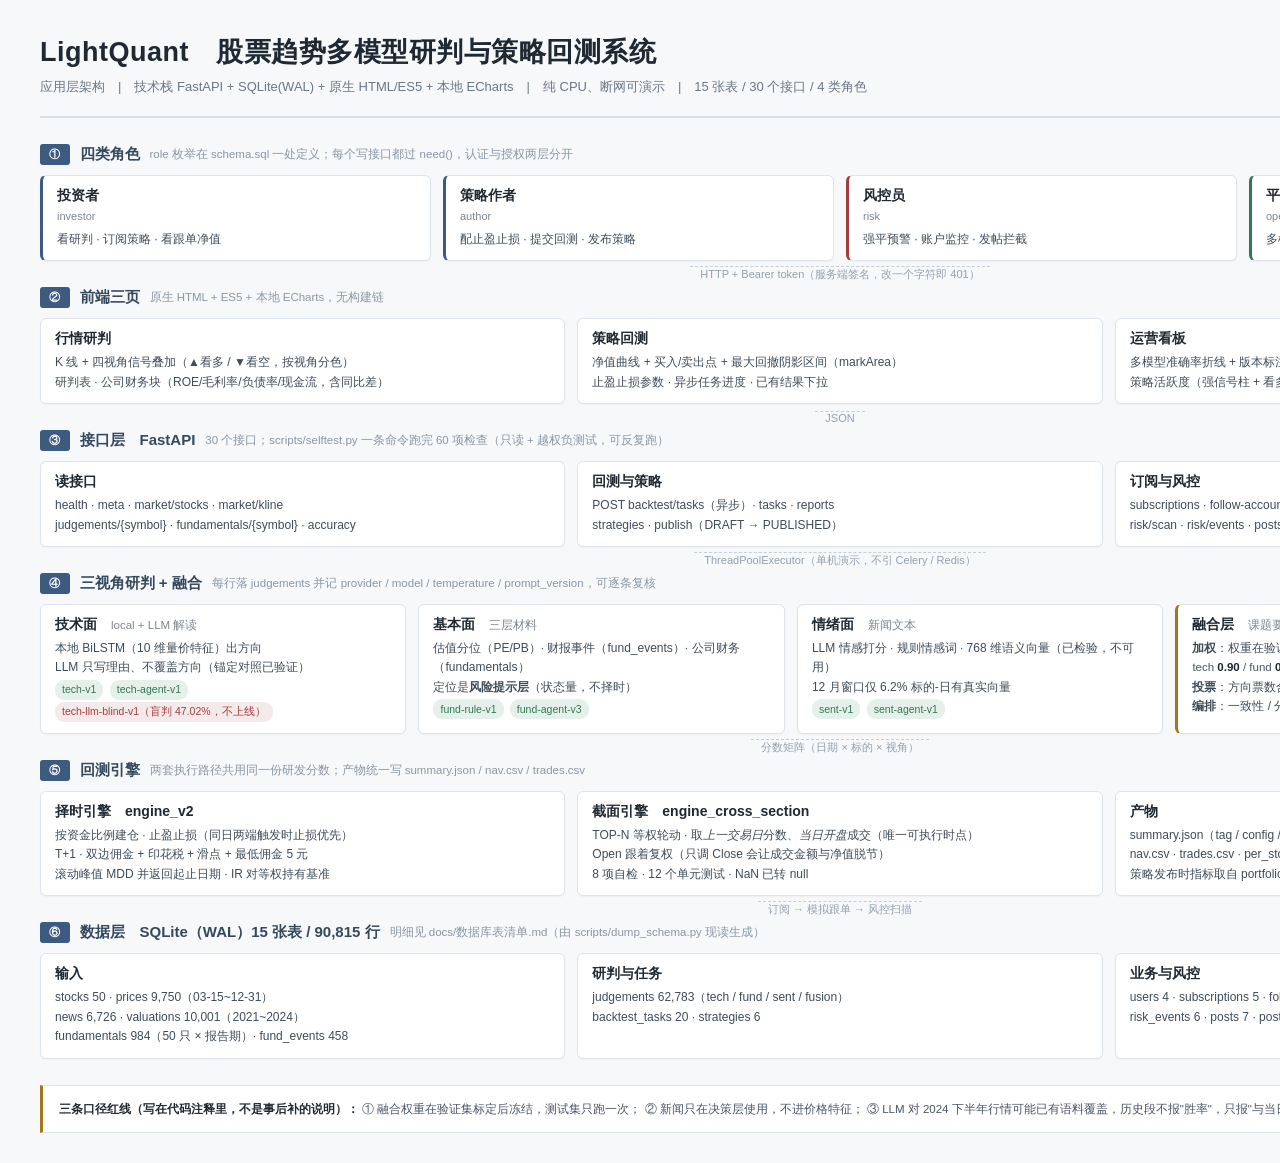
<file: docs/架构图-应用层.html>
<!DOCTYPE html>
<html lang="zh-CN">
<head>
<meta charset="utf-8">
<title>LightQuant 应用层架构</title>
<style>
  * { box-sizing: border-box; margin: 0; padding: 0; }
  body {
    width: 1680px;
    background: #f6f8fa;
    font-family: "Microsoft YaHei", "PingFang SC", sans-serif;
    color: #1f2933;
    padding: 34px 40px 30px;
  }
  .title { font-size: 27px; font-weight: 700; letter-spacing: .5px; }
  .sub { font-size: 13px; color: #6b7785; margin-top: 7px; line-height: 1.6; }
  .rule { height: 2px; background: #d7dee6; margin: 18px 0 26px; }

  /* 层 */
  .layer { position: relative; }
  .layer-head {
    display: flex; align-items: center; gap: 10px; margin-bottom: 10px;
  }
  .tag {
    font-size: 11px; font-weight: 700; color: #fff; background: #3d5a80;
    padding: 3px 9px; border-radius: 3px; letter-spacing: .5px;
  }
  .layer-name { font-size: 15px; font-weight: 700; color: #35495e; }
  .layer-note { font-size: 11.5px; color: #8a97a5; }

  .row { display: flex; gap: 12px; }

  .card {
    background: #fff; border: 1px solid #dde4eb; border-radius: 6px;
    padding: 11px 14px; flex: 1;
    box-shadow: 0 1px 2px rgba(16, 24, 40, .04);
  }
  .card.accent { border-left: 3px solid #3d5a80; }
  .card.green  { border-left: 3px solid #2f7a52; }
  .card.amber  { border-left: 3px solid #a8741a; }
  .card.red    { border-left: 3px solid #a63d3d; }

  .c-title { font-size: 14px; font-weight: 700; margin-bottom: 3px; }
  .c-meta  { font-size: 11px; color: #7b8794; line-height: 1.55; }
  .c-body  { font-size: 12px; color: #3e4c59; line-height: 1.62; margin-top: 5px; }
  .kv { font-size: 11.5px; color: #4a5568; }
  .kv b { color: #1f2933; }

  .pill {
    display: inline-block; font-size: 10.5px; padding: 1.5px 7px; border-radius: 9px;
    background: #eef2f6; color: #46586b; margin: 2px 3px 0 0;
  }
  .pill.on { background: #e6f0ea; color: #2f7a52; }
  .pill.off { background: #f5eaea; color: #a63d3d; }

  /* 连接线 */
  .flow { height: 26px; display: flex; align-items: center; justify-content: center; }
  .flow span {
    font-size: 11px; color: #93a1b0; padding: 0 10px;
    border-top: 1px dashed #c3ced8;
  }
  .arrow-line { position: relative; height: 3px; background: #cbd5df; }
  .arrow-line::after {
    content: ""; position: absolute; right: -1px; top: -4px;
    border-left: 7px solid #cbd5df; border-top: 5.5px solid transparent;
    border-bottom: 5.5px solid transparent;
  }

  .stack { display: flex; flex-direction: column; gap: 8px; }

  .note-bar {
    margin-top: 26px; padding: 13px 16px; background: #fff;
    border: 1px solid #dde4eb; border-left: 3px solid #a8741a;
    font-size: 11.5px; color: #4a5568; line-height: 1.75;
  }
  .note-bar b { color: #1f2933; }
</style>
</head>
<body>

<div class="title">LightQuant　股票趋势多模型研判与策略回测系统</div>
<div class="sub">
  应用层架构　|　技术栈 FastAPI + SQLite(WAL) + 原生 HTML/ES5 + 本地 ECharts　|　纯 CPU、断网可演示　|　15 张表 / 30 个接口 / 4 类角色
</div>
<div class="rule"></div>

<!-- 角色层 -->
<div class="layer">
  <div class="layer-head">
    <span class="tag">①</span><span class="layer-name">四类角色</span>
    <span class="layer-note">role 枚举在 schema.sql 一处定义；每个写接口都过 need()，认证与授权两层分开</span>
  </div>
  <div class="row">
    <div class="card accent">
      <div class="c-title">投资者</div>
      <div class="c-meta">investor</div>
      <div class="c-body">看研判 · 订阅策略 · 看跟单净值</div>
    </div>
    <div class="card accent">
      <div class="c-title">策略作者</div>
      <div class="c-meta">author</div>
      <div class="c-body">配止盈止损 · 提交回测 · 发布策略</div>
    </div>
    <div class="card red">
      <div class="c-title">风控员</div>
      <div class="c-meta">risk</div>
      <div class="c-body">强平预警 · 账户监控 · 发帖拦截</div>
    </div>
    <div class="card green">
      <div class="c-title">平台运营</div>
      <div class="c-meta">operator</div>
      <div class="c-body">多模型准确率 · 策略活跃度看板</div>
    </div>
  </div>
</div>

<div class="flow"><span>HTTP + Bearer token（服务端签名，改一个字符即 401）</span></div>

<!-- 前端层 -->
<div class="layer">
  <div class="layer-head">
    <span class="tag">②</span><span class="layer-name">前端三页</span>
    <span class="layer-note">原生 HTML + ES5 + 本地 ECharts，无构建链</span>
  </div>
  <div class="row">
    <div class="card">
      <div class="c-title">行情研判</div>
      <div class="c-body">K 线 + 四视角信号叠加（▲看多 / ▼看空，按视角分色）<br>研判表 · 公司财务块（ROE/毛利率/负债率/现金流，含同比差）</div>
    </div>
    <div class="card">
      <div class="c-title">策略回测</div>
      <div class="c-body">净值曲线 + 买入/卖出点 + 最大回撤阴影区间（markArea）<br>止盈止损参数 · 异步任务进度 · 已有结果下拉</div>
    </div>
    <div class="card">
      <div class="c-title">运营看板</div>
      <div class="c-body">多模型准确率折线 + 版本标注<br>策略活跃度（强信号柱 + 看多看空线 + 指标卡）</div>
    </div>
  </div>
</div>

<div class="flow"><span>JSON</span></div>

<!-- API 层 -->
<div class="layer">
  <div class="layer-head">
    <span class="tag">③</span><span class="layer-name">接口层　FastAPI</span>
    <span class="layer-note">30 个接口；scripts/selftest.py 一条命令跑完 60 项检查（只读 + 越权负测试，可反复跑）</span>
  </div>
  <div class="row">
    <div class="card">
      <div class="c-title">读接口</div>
      <div class="c-body">health · meta · market/stocks · market/kline<br>judgements/{symbol} · fundamentals/{symbol} · accuracy</div>
    </div>
    <div class="card">
      <div class="c-title">回测与策略</div>
      <div class="c-body">POST backtest/tasks（异步）· tasks · reports<br>strategies · publish（DRAFT → PUBLISHED）</div>
    </div>
    <div class="card">
      <div class="c-title">订阅与风控</div>
      <div class="c-body">subscriptions · follow-accounts/{aid}/advance<br>risk/scan · risk/events · posts/{pid}/moderate</div>
    </div>
  </div>
</div>

<div class="flow"><span>ThreadPoolExecutor（单机演示，不引 Celery / Redis）</span></div>

<!-- 研判层 -->
<div class="layer">
  <div class="layer-head">
    <span class="tag">④</span><span class="layer-name">三视角研判 + 融合</span>
    <span class="layer-note">每行落 judgements 并记 provider / model / temperature / prompt_version，可逐条复核</span>
  </div>
  <div class="row" style="align-items:stretch">
    <div class="card" style="flex:1.05">
      <div class="c-title">技术面　<span style="font-weight:400;color:#7b8794;font-size:11.5px">local + LLM 解读</span></div>
      <div class="c-body">
        本地 BiLSTM（10 维量价特征）出方向<br>
        LLM 只写理由、不覆盖方向（锚定对照已验证）<br>
        <span class="pill on">tech-v1</span>
        <span class="pill on">tech-agent-v1</span>
        <span class="pill off">tech-llm-blind-v1（盲判 47.02%，不上线）</span>
      </div>
    </div>
    <div class="card" style="flex:1.05">
      <div class="c-title">基本面　<span style="font-weight:400;color:#7b8794;font-size:11.5px">三层材料</span></div>
      <div class="c-body">
        估值分位（PE/PB）· 财报事件（fund_events）· 公司财务（fundamentals）<br>
        定位是<b>风险提示层</b>（状态量，不择时）<br>
        <span class="pill on">fund-rule-v1</span>
        <span class="pill on">fund-agent-v3</span>
      </div>
    </div>
    <div class="card" style="flex:1.05">
      <div class="c-title">情绪面　<span style="font-weight:400;color:#7b8794;font-size:11.5px">新闻文本</span></div>
      <div class="c-body">
        LLM 情感打分 · 规则情感词 · 768 维语义向量（已检验，不可用）<br>
        12 月窗口仅 6.2% 标的-日有真实向量<br>
        <span class="pill on">sent-v1</span>
        <span class="pill on">sent-agent-v1</span>
      </div>
    </div>
    <div class="card amber" style="flex:1.35">
      <div class="c-title">融合层　<span style="font-weight:400;color:#7b8794;font-size:11.5px">课题要求的"投票或加权"</span></div>
      <div class="c-body">
        <b>加权</b>：权重在验证集标定并冻结，测试集只跑一次<br>
        <span class="kv">tech <b>0.90</b> / fund <b>0.00</b> / sent <b>0.10</b>　→ <b>fusion-test-3view</b></span><br>
        <b>投票</b>：方向票数合成（fusion-vote-v1，作对照）<br>
        <b>编排</b>：一致性 / 分歧度仲裁，<span class="kv">fusion-orch-agent-v1</span>
      </div>
    </div>
  </div>
</div>

<div class="flow"><span>分数矩阵（日期 × 标的 × 视角）</span></div>

<!-- 回测层 -->
<div class="layer">
  <div class="layer-head">
    <span class="tag">⑤</span><span class="layer-name">回测引擎</span>
    <span class="layer-note">两套执行路径共用同一份研发分数；产物统一写 summary.json / nav.csv / trades.csv</span>
  </div>
  <div class="row">
    <div class="card">
      <div class="c-title">择时引擎　engine_v2</div>
      <div class="c-body">
        按资金比例建仓 · 止盈止损（同日两端触发时止损优先）<br>
        T+1 · 双边佣金 + 印花税 + 滑点 + 最低佣金 5 元<br>
        滚动峰值 MDD 并返回起止日期 · IR 对等权持有基准
      </div>
    </div>
    <div class="card">
      <div class="c-title">截面引擎　engine_cross_section</div>
      <div class="c-body">
        TOP-N 等权轮动 · 取<i>上一交易日</i>分数、<i>当日开盘</i>成交（唯一可执行时点）<br>
        Open 跟着复权（只调 Close 会让成交金额与净值脱节）<br>
        8 项自检 · 12 个单元测试 · NaN 已转 null
      </div>
    </div>
    <div class="card">
      <div class="c-title">产物</div>
      <div class="c-body">
        summary.json（tag / config / portfolio / checks / per_stock_mean）<br>
        nav.csv · trades.csv · per_stock.csv<br>
        策略发布时指标取自 portfolio 段，不复制第二份
      </div>
    </div>
  </div>
</div>

<div class="flow"><span>订阅 → 模拟跟单 → 风控扫描</span></div>

<!-- 数据层 -->
<div class="layer">
  <div class="layer-head">
    <span class="tag">⑥</span><span class="layer-name">数据层　SQLite（WAL）15 张表 / 90,815 行</span>
    <span class="layer-note">明细见 docs/数据库表清单.md（由 scripts/dump_schema.py 现读生成）</span>
  </div>
  <div class="row">
    <div class="card">
      <div class="c-title">输入</div>
      <div class="c-body">
        stocks 50 · prices 9,750（03-15~12-31）<br>
        news 6,726 · valuations 10,001（2021~2024）<br>
        fundamentals 984（50 只 × 报告期）· fund_events 458
      </div>
    </div>
    <div class="card">
      <div class="c-title">研判与任务</div>
      <div class="c-body">
        judgements 62,783（tech / fund / sent / fusion）<br>
        backtest_tasks 20 · strategies 6
      </div>
    </div>
    <div class="card">
      <div class="c-title">业务与风控</div>
      <div class="c-body">
        users 4 · subscriptions 5 · follow_accounts 5<br>
        risk_events 6 · posts 7 · post_moderation 10
      </div>
    </div>
  </div>
</div>

<div class="note-bar">
  <b>三条口径红线（写在代码注释里，不是事后补的说明）：</b>
  ① 融合权重在验证集标定后冻结，测试集只跑一次；
  ② 新闻只在决策层使用，不进价格特征；
  ③ LLM 对 2024 下半年行情可能已有语料覆盖，历史段不报"胜率"，只报"与当日已知信息是否一致"。
</div>

</body>
</html>
</file>
